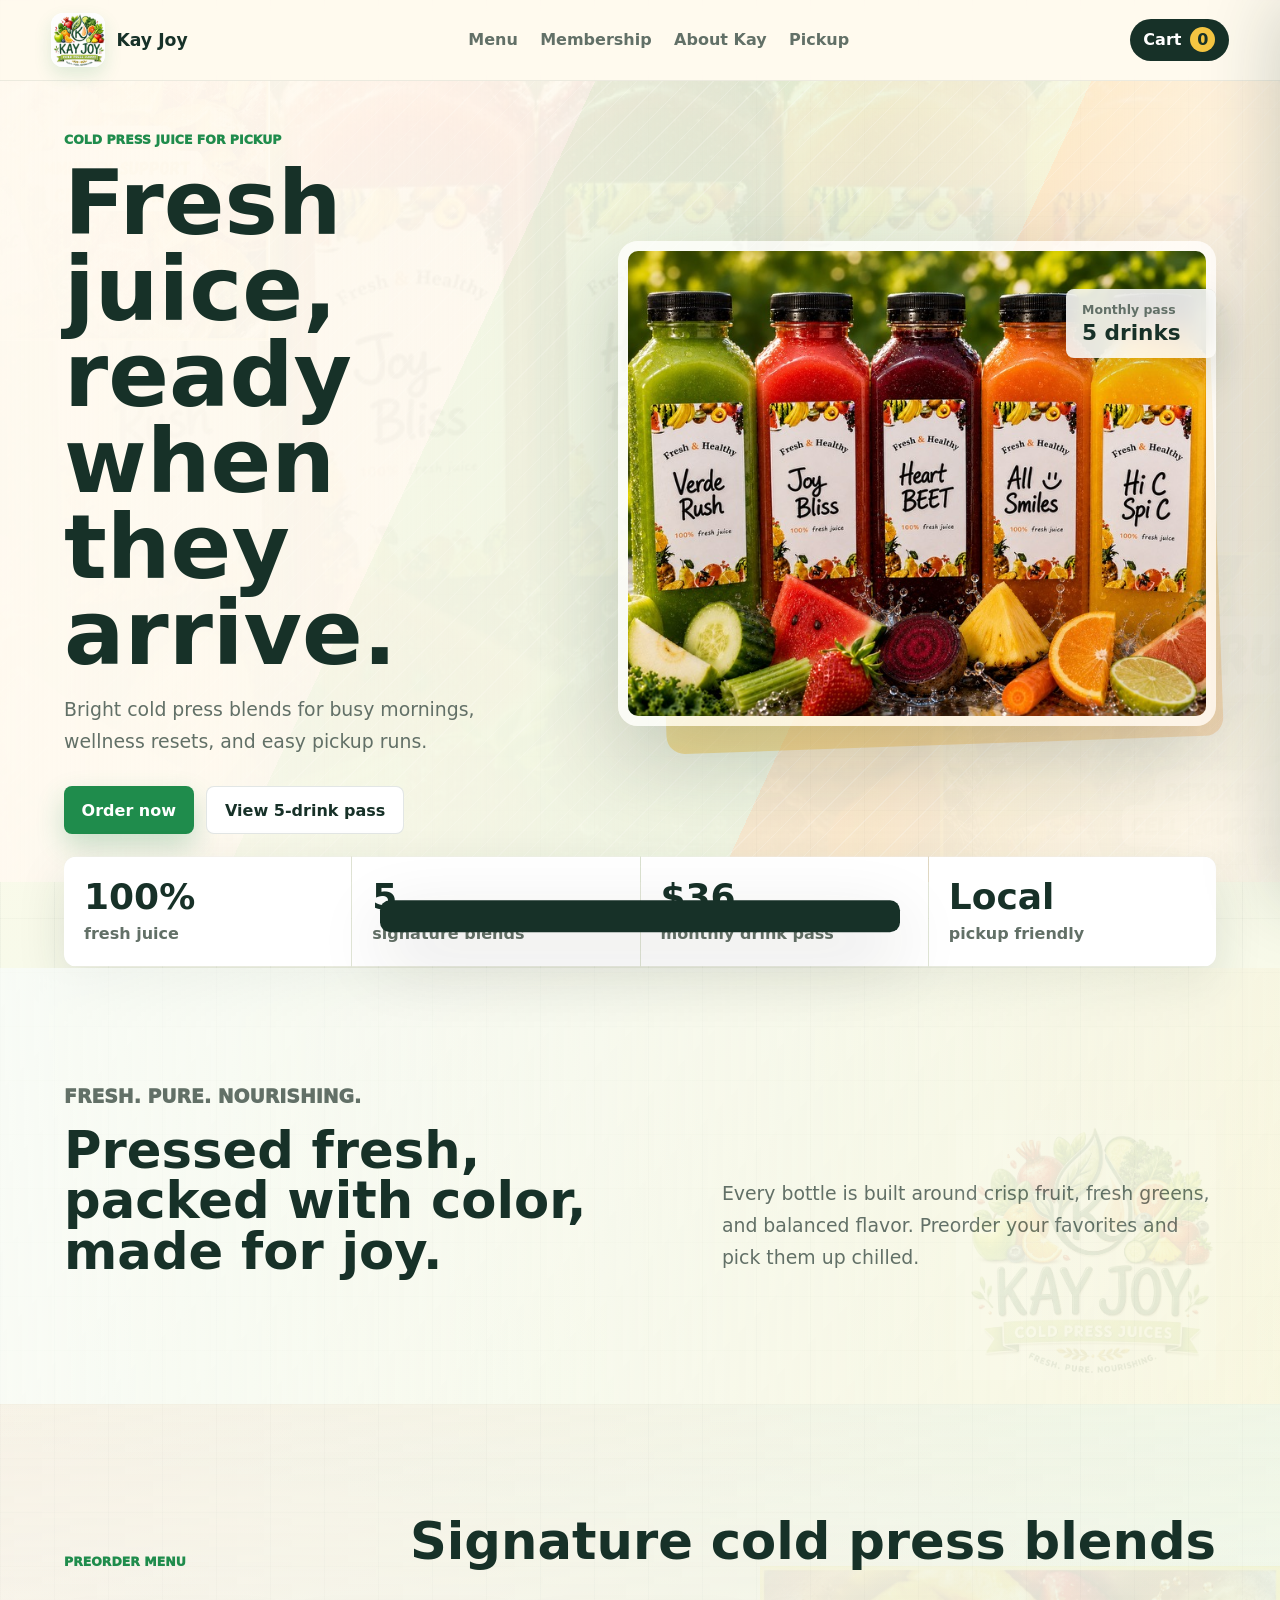
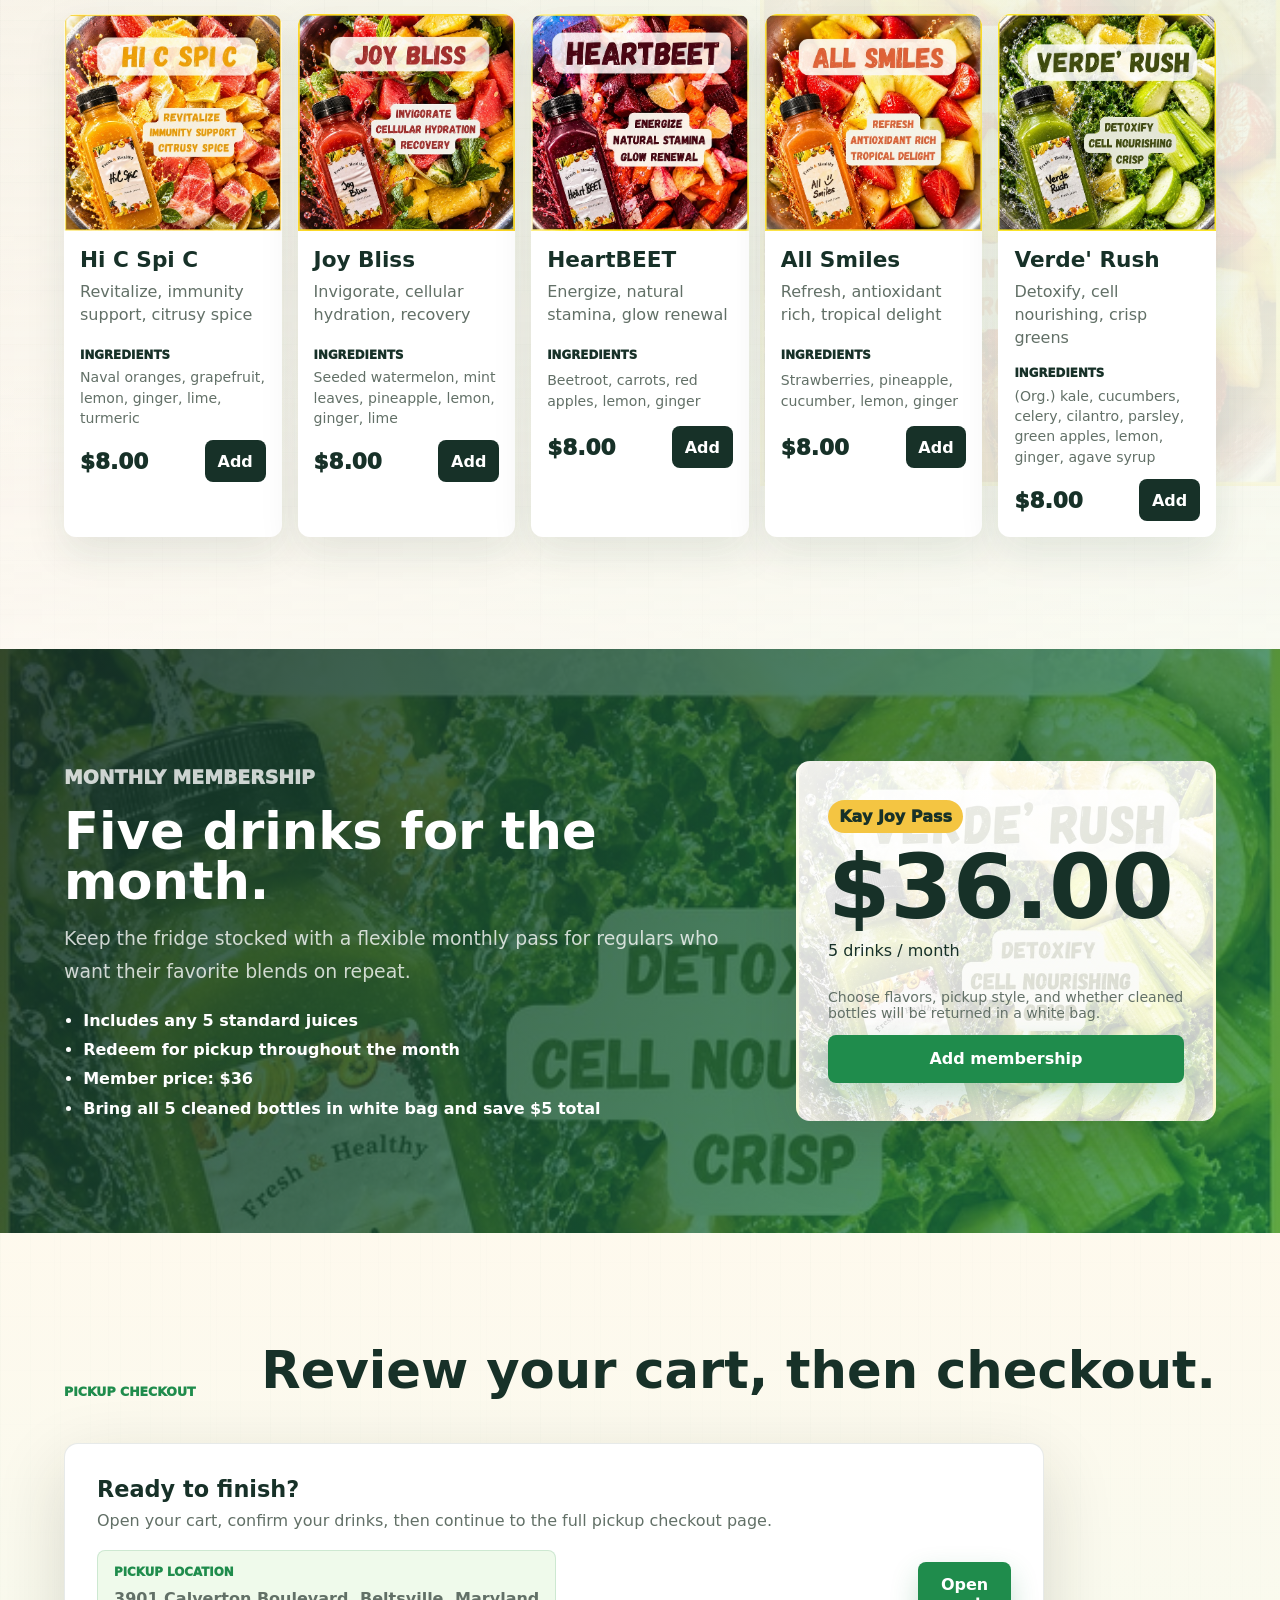
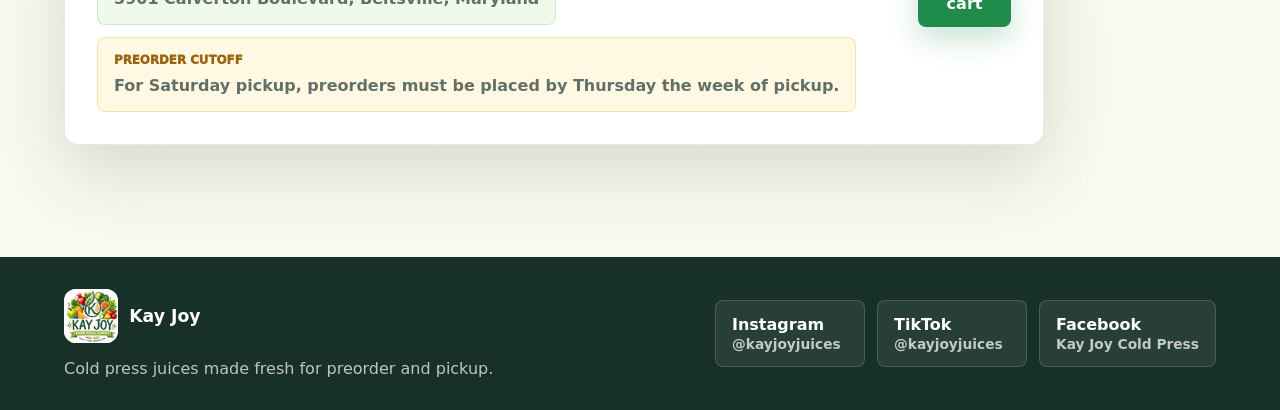
<file: index.html>
<!doctype html>
<html lang="en">
  <head>
    <meta charset="utf-8">
    <meta name="viewport" content="width=device-width, initial-scale=1">
    <title>Kay Joy Cold Press Juices</title>
    <meta name="description" content="Kay Joy cold press juice preorder and pickup storefront.">
    <link rel="icon" href="assets/kay-joy-favicon.png?v=3" type="image/png">
    <link rel="stylesheet" href="styles.css?v=bg3">
  </head>
  <body>
    <header class="site-header">
      <a class="brand" href="#top" aria-label="Kay Joy home">
        <img src="assets/kay-joy-logo-upload.jpeg?v=3" alt="">
        <span>Kay Joy</span>
      </a>
      <nav aria-label="Main navigation">
        <a href="#menu">Menu</a>
        <a href="#membership">Membership</a>
        <a href="about.html">About Kay</a>
        <a href="#pickup">Pickup</a>
      </nav>
      <button class="cart-toggle" type="button" data-open-cart>
        <span>Cart</span>
        <strong data-cart-count>0</strong>
      </button>
    </header>

    <main id="top">
      <section class="hero" aria-labelledby="hero-title">
        <div class="hero-copy reveal">
          <p class="eyebrow">Cold press juice for pickup</p>
          <h1 id="hero-title">Fresh juice, ready when they arrive.</h1>
          <p class="hero-text">Bright cold press blends for busy mornings, wellness resets, and easy pickup runs.</p>
          <div class="hero-actions">
            <a class="button primary" href="#menu">Order now</a>
            <a class="button ghost" href="#membership">View 5-drink pass</a>
          </div>
        </div>

        <div class="hero-stage reveal" aria-hidden="true">
          <img class="lineup" src="assets/bottle-lineup.jpeg" alt="">
          <div class="floating-card float-two">
            <span>Monthly pass</span>
            <strong>5 drinks</strong>
          </div>
        </div>
      </section>

      <section class="strip" aria-label="Store highlights">
        <div>
          <strong>100%</strong>
          <span>fresh juice</span>
        </div>
        <div>
          <strong>5</strong>
          <span>signature blends</span>
        </div>
        <div>
          <strong>$36</strong>
          <span>monthly drink pass</span>
        </div>
        <div>
          <strong>Local</strong>
          <span>pickup friendly</span>
        </div>
      </section>

      <section class="section intro reveal" aria-labelledby="story-title">
        <div>
          <p class="eyebrow">Fresh. Pure. Nourishing.</p>
          <h2 id="story-title">Pressed fresh, packed with color, made for joy.</h2>
        </div>
        <p>Every bottle is built around crisp fruit, fresh greens, and balanced flavor. Preorder your favorites and pick them up chilled.</p>
      </section>

      <section class="section menu-section" id="menu" aria-labelledby="menu-title">
        <div class="section-heading reveal">
          <p class="eyebrow">Preorder menu</p>
          <h2 id="menu-title">Signature cold press blends</h2>
        </div>
        <div class="menu-grid" data-menu></div>
      </section>

      <section class="section membership reveal" id="membership" aria-labelledby="membership-title">
        <div class="membership-copy">
          <p class="eyebrow">Monthly membership</p>
          <h2 id="membership-title">Five drinks for the month.</h2>
          <p>Keep the fridge stocked with a flexible monthly pass for regulars who want their favorite blends on repeat.</p>
          <ul>
            <li>Includes any 5 standard juices</li>
            <li>Redeem for pickup throughout the month</li>
            <li>Member price: $36</li>
            <li>Bring all 5 cleaned bottles in white bag and save $5 total</li>
          </ul>
        </div>
        <div class="membership-card">
          <span class="pass-label">Kay Joy Pass</span>
          <strong data-membership-price>$36</strong>
          <p>5 drinks / month</p>
          <p class="fine-print">Choose flavors, pickup style, and whether cleaned bottles will be returned in a white bag.</p>
          <button class="button primary" type="button" data-open-membership>Add membership</button>
        </div>
      </section>

      <dialog class="membership-modal" data-membership-modal aria-labelledby="membership-modal-title">
        <form class="membership-modal-card" method="dialog">
          <div class="modal-heading">
            <div>
              <p class="eyebrow">Kay Joy Pass</p>
              <h2 id="membership-modal-title">Build your monthly pass.</h2>
            </div>
            <button class="icon-button" type="button" data-close-membership aria-label="Close membership options">x</button>
          </div>
          <div class="modal-price-row">
            <div>
              <strong data-membership-price>$36</strong>
              <span>5 drinks for the month</span>
            </div>
            <p>Discount updates when all 5 cleaned bottles are returned in a white bag.</p>
          </div>
          <fieldset class="membership-options">
            <legend>How do you want your drinks?</legend>
            <label>
              <input type="radio" name="membership-pickup" value="all-at-once" checked>
              <span>
                <strong>Pick up all 5 at once</strong>
                <small>Best for stocking up for the month.</small>
              </span>
            </label>
            <label>
              <input type="radio" name="membership-pickup" value="monthly-visits">
              <span>
                <strong>Pick up 1 at a time</strong>
                <small>Redeem drinks throughout the month.</small>
              </span>
            </label>
          </fieldset>
          <fieldset class="membership-flavors">
            <legend>Choose your 5 monthly flavors</legend>
            <div class="flavor-grid" data-membership-flavors></div>
          </fieldset>
          <label class="bottle-return">
            <span>
              <strong>Bottle reuse</strong>
              <small>$5 off total when all 5 cleaned bottles are brought back in a white bag.</small>
            </span>
            <select name="membership-bottle-returns" data-bottle-returns>
              <option value="0">No bottle reuse</option>
              <option value="1">Bring all 5 cleaned bottles in white bag - save $5</option>
            </select>
          </label>
          <button class="button primary full" type="button" data-add-membership>Add pass to cart</button>
        </form>
      </dialog>

      <section class="section pickup" id="pickup" aria-labelledby="pickup-title">
        <div class="section-heading reveal">
          <p class="eyebrow">Pickup checkout</p>
          <h2 id="pickup-title">Review your cart, then checkout.</h2>
        </div>
        <div class="checkout-cta reveal">
          <div>
            <strong>Ready to finish?</strong>
            <p>Open your cart, confirm your drinks, then continue to the full pickup checkout page.</p>
            <p class="pickup-location"><span>Pickup location</span>3901 Calverton Boulevard, Beltsville, Maryland</p>
            <p class="pickup-note"><span>Preorder cutoff</span>For Saturday pickup, preorders must be placed by Thursday the week of pickup.</p>
          </div>
          <button class="button primary" type="button" data-open-cart>Open cart</button>
        </div>
      </section>
    </main>

    <footer class="site-footer">
      <div>
        <a class="brand" href="#top" aria-label="Kay Joy home">
          <img src="assets/kay-joy-logo-upload.jpeg?v=3" alt="">
          <span>Kay Joy</span>
        </a>
        <p>Cold press juices made fresh for preorder and pickup.</p>
      </div>
      <div class="socials" aria-label="Kay Joy social links">
        <a href="#" aria-label="Kay Joy Instagram">Instagram <span>@kayjoyjuices</span></a>
        <a href="#" aria-label="Kay Joy TikTok">TikTok <span>@kayjoyjuices</span></a>
        <a href="#" aria-label="Kay Joy Facebook">Facebook <span>Kay Joy Cold Press</span></a>
      </div>
    </footer>

    <aside class="cart-panel" aria-label="Shopping cart" data-cart-panel aria-hidden="true">
      <div class="cart-header">
        <div>
          <span class="eyebrow">Pickup cart</span>
          <h2>Your order</h2>
        </div>
        <button class="icon-button" type="button" data-close-cart aria-label="Close cart">x</button>
      </div>
      <div class="cart-items" data-cart-items></div>
      <div class="cart-empty" data-cart-empty>
        <strong>No drinks yet</strong>
        <p>Add juices or the monthly pass to start a preorder.</p>
      </div>
      <div class="cart-summary">
        <div><span>Subtotal</span><strong data-subtotal>$0.00</strong></div>
        <div><span>Maryland sales tax (6%)</span><strong data-tax>$0.00</strong></div>
        <div><span>Pickup + online payment fees</span><strong>$0.00</strong></div>
        <div class="total"><span>Total</span><strong data-total>$0.00</strong></div>
        <a class="button primary full" href="checkout.html">Checkout</a>
      </div>
    </aside>
    <div class="scrim" data-scrim></div>

    <div class="toast" role="status" aria-live="polite" data-toast></div>
    <script src="script.js"></script>
  </body>
</html>
</file>
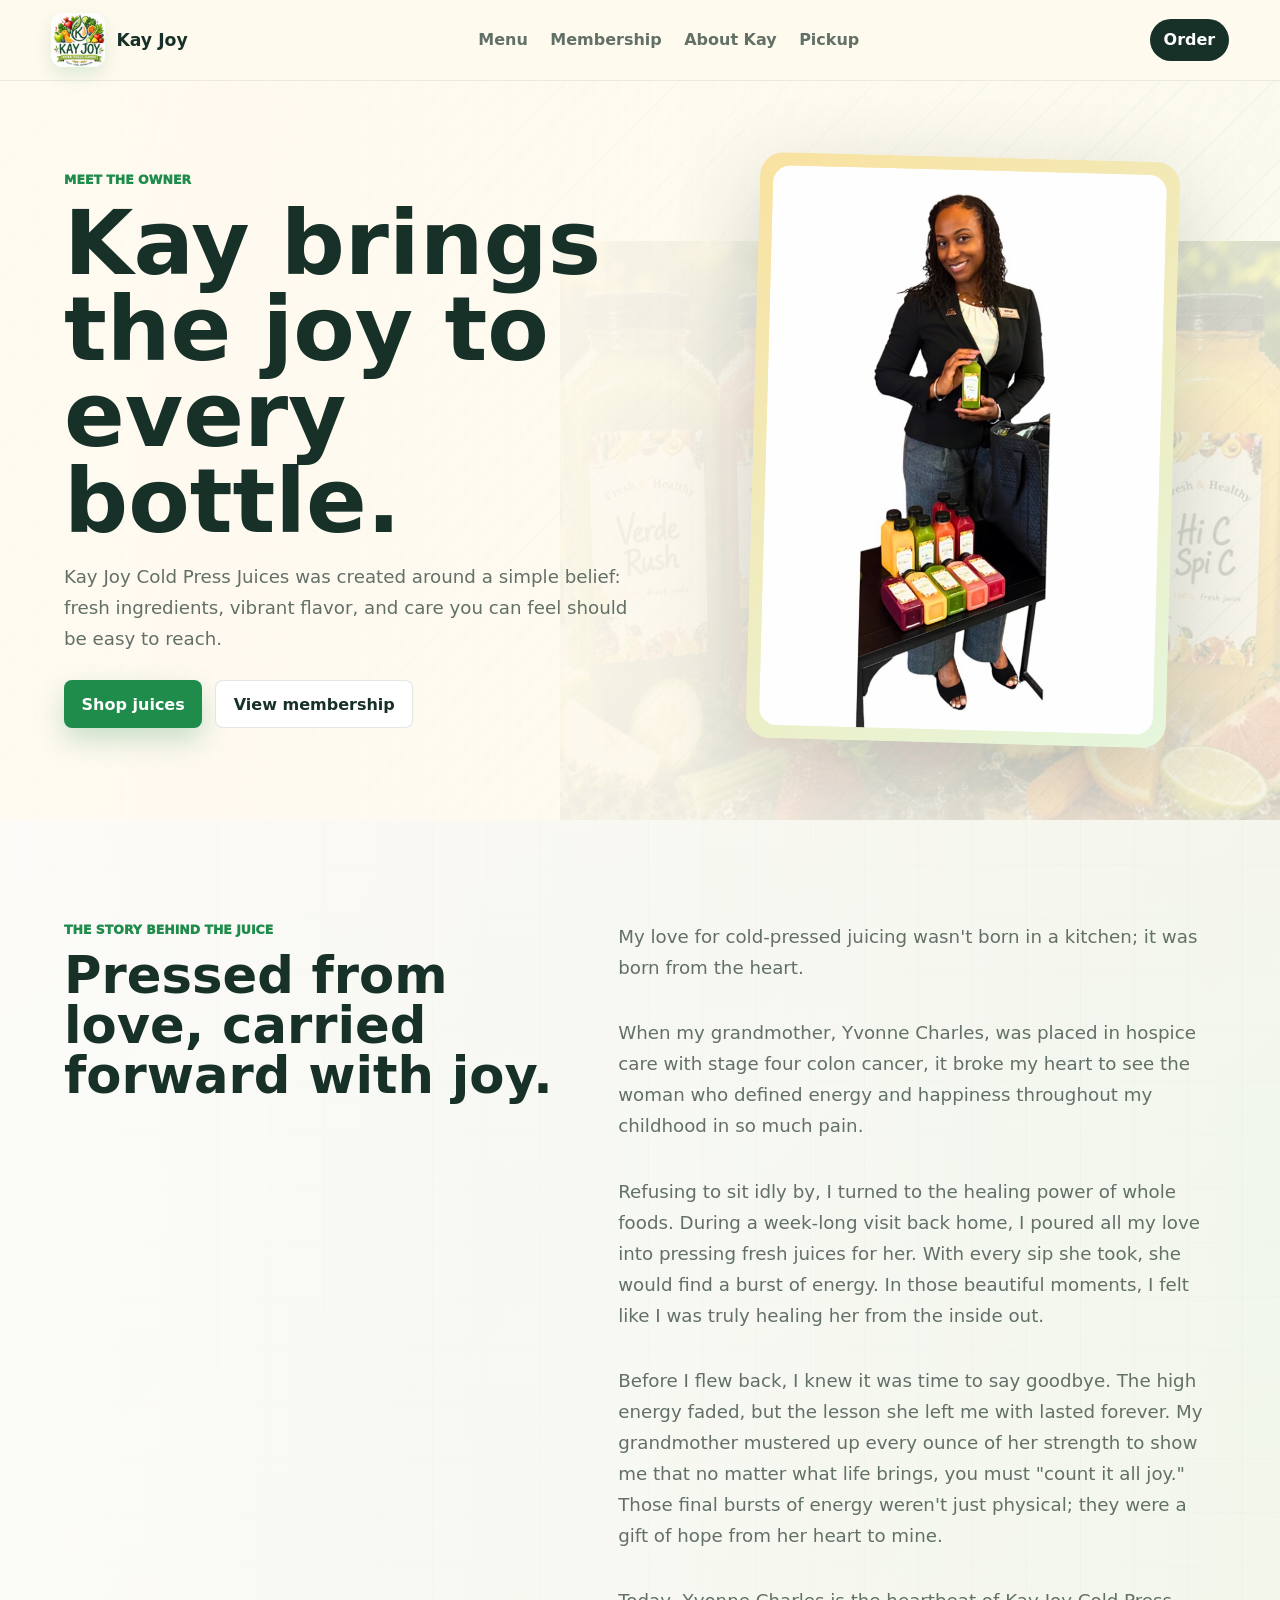
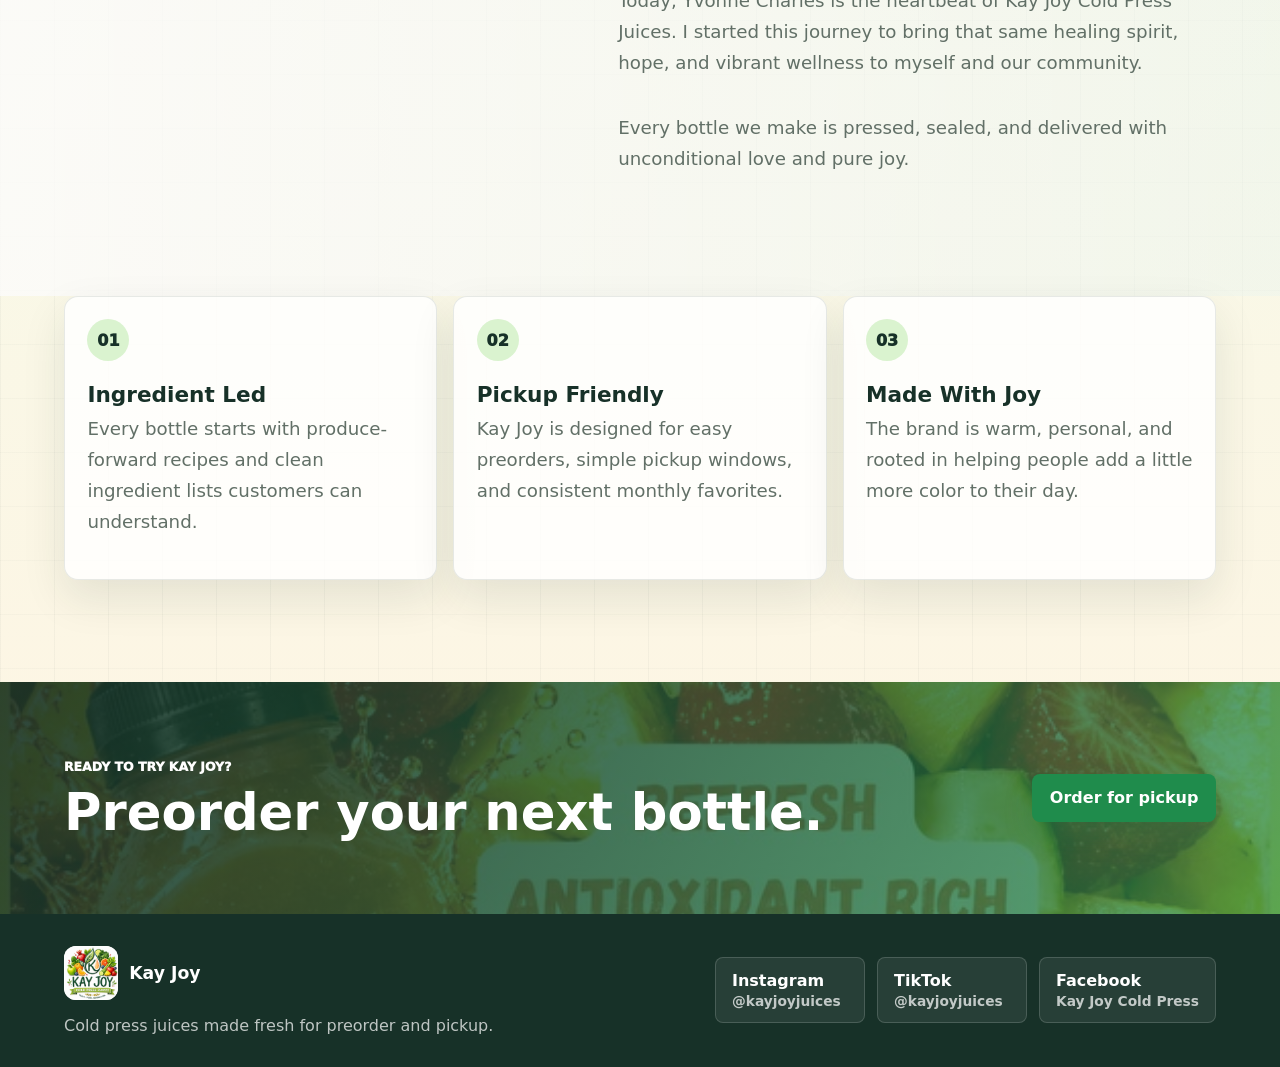
<file: about.html>
<!doctype html>
<html lang="en">
  <head>
    <meta charset="utf-8">
    <meta name="viewport" content="width=device-width, initial-scale=1">
    <title>About Kay | Kay Joy Cold Press Juices</title>
    <meta name="description" content="Meet Kay, owner of Kay Joy Cold Press Juices.">
    <link rel="icon" href="assets/kay-joy-favicon.png?v=3" type="image/png">
    <link rel="stylesheet" href="styles.css?v=bg3">
  </head>
  <body>
    <header class="site-header">
      <a class="brand" href="index.html" aria-label="Kay Joy home">
        <img src="assets/kay-joy-logo-upload.jpeg?v=3" alt="">
        <span>Kay Joy</span>
      </a>
      <nav aria-label="Main navigation">
        <a href="index.html#menu">Menu</a>
        <a href="index.html#membership">Membership</a>
        <a href="about.html">About Kay</a>
        <a href="index.html#pickup">Pickup</a>
      </nav>
      <a class="cart-toggle" href="index.html#menu">
        <span>Order</span>
      </a>
    </header>

    <main>
      <section class="about-hero">
        <div class="about-copy">
          <p class="eyebrow">Meet the owner</p>
          <h1>Kay brings the joy to every bottle.</h1>
          <p>Kay Joy Cold Press Juices was created around a simple belief: fresh ingredients, vibrant flavor, and care you can feel should be easy to reach.</p>
          <div class="about-actions">
            <a class="button primary" href="index.html#menu">Shop juices</a>
            <a class="button ghost" href="index.html#membership">View membership</a>
          </div>
        </div>
        <div class="about-photo-wrap">
          <img src="assets/kay-owner.jpeg" alt="Kay holding a Kay Joy cold press juice bottle">
        </div>
      </section>

      <section class="about-story">
        <div>
          <p class="eyebrow">The Story Behind the Juice</p>
          <h2>Pressed from love, carried forward with joy.</h2>
        </div>
        <div class="story-text">
          <p>My love for cold-pressed juicing wasn't born in a kitchen; it was born from the heart.</p>
          <p>When my grandmother, Yvonne Charles, was placed in hospice care with stage four colon cancer, it broke my heart to see the woman who defined energy and happiness throughout my childhood in so much pain.</p>
          <p>Refusing to sit idly by, I turned to the healing power of whole foods. During a week-long visit back home, I poured all my love into pressing fresh juices for her. With every sip she took, she would find a burst of energy. In those beautiful moments, I felt like I was truly healing her from the inside out.</p>
          <p>Before I flew back, I knew it was time to say goodbye. The high energy faded, but the lesson she left me with lasted forever. My grandmother mustered up every ounce of her strength to show me that no matter what life brings, you must "count it all joy." Those final bursts of energy weren't just physical; they were a gift of hope from her heart to mine.</p>
          <p>Today, Yvonne Charles is the heartbeat of Kay Joy Cold Press Juices. I started this journey to bring that same healing spirit, hope, and vibrant wellness to myself and our community.</p>
          <p>Every bottle we make is pressed, sealed, and delivered with unconditional love and pure joy.</p>
        </div>
      </section>

      <section class="values-section" aria-label="Kay Joy values">
        <article>
          <span>01</span>
          <h3>Ingredient Led</h3>
          <p>Every bottle starts with produce-forward recipes and clean ingredient lists customers can understand.</p>
        </article>
        <article>
          <span>02</span>
          <h3>Pickup Friendly</h3>
          <p>Kay Joy is designed for easy preorders, simple pickup windows, and consistent monthly favorites.</p>
        </article>
        <article>
          <span>03</span>
          <h3>Made With Joy</h3>
          <p>The brand is warm, personal, and rooted in helping people add a little more color to their day.</p>
        </article>
      </section>

      <section class="about-cta">
        <div>
          <p class="eyebrow">Ready to try Kay Joy?</p>
          <h2>Preorder your next bottle.</h2>
        </div>
        <a class="button primary" href="index.html#menu">Order for pickup</a>
      </section>
    </main>

    <footer class="site-footer">
      <div>
        <a class="brand" href="index.html" aria-label="Kay Joy home">
          <img src="assets/kay-joy-logo-upload.jpeg?v=3" alt="">
          <span>Kay Joy</span>
        </a>
        <p>Cold press juices made fresh for preorder and pickup.</p>
      </div>
      <div class="socials" aria-label="Kay Joy social links">
        <a href="#" aria-label="Kay Joy Instagram">Instagram <span>@kayjoyjuices</span></a>
        <a href="#" aria-label="Kay Joy TikTok">TikTok <span>@kayjoyjuices</span></a>
        <a href="#" aria-label="Kay Joy Facebook">Facebook <span>Kay Joy Cold Press</span></a>
      </div>
    </footer>
  </body>
</html>
</file>
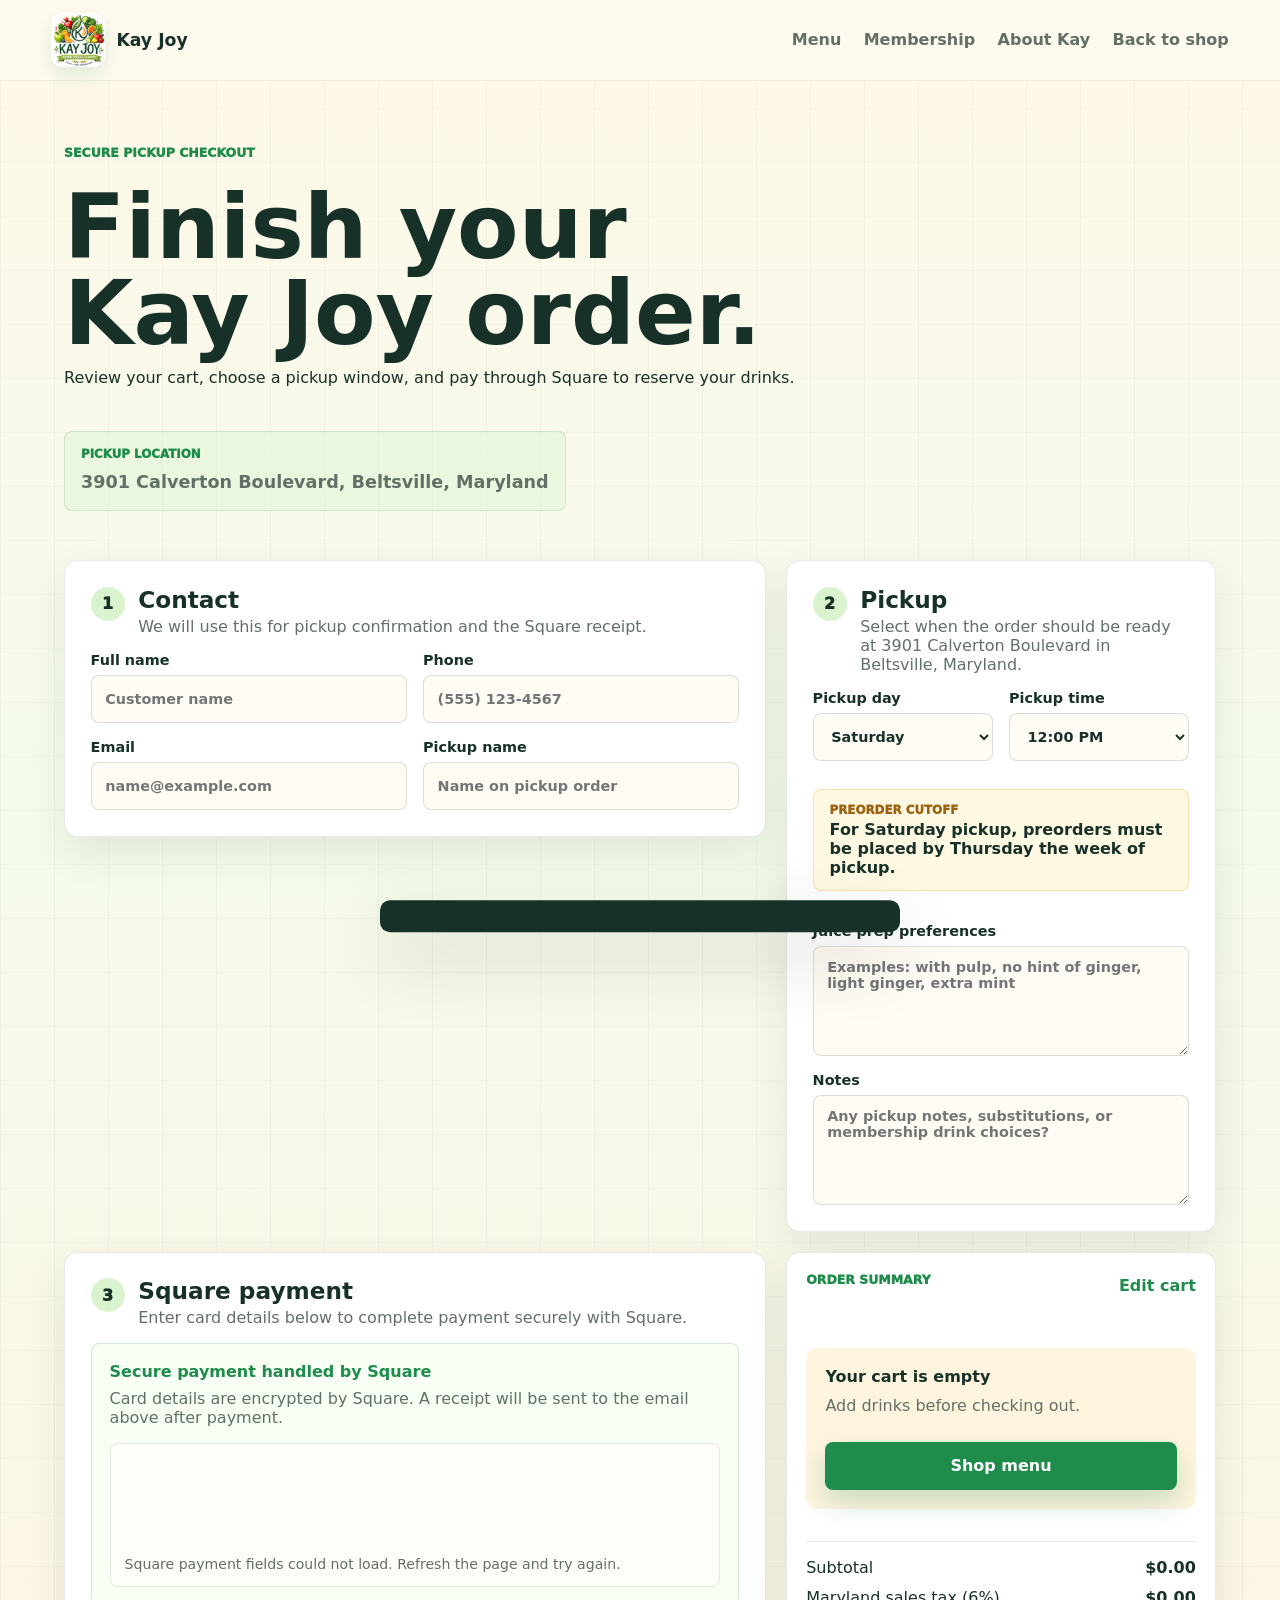
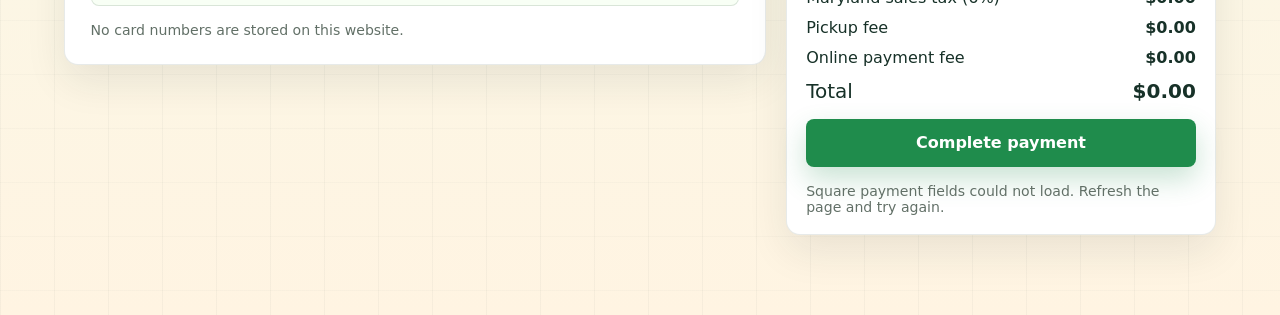
<file: checkout.html>
<!doctype html>
<html lang="en">
  <head>
    <meta charset="utf-8">
    <meta name="viewport" content="width=device-width, initial-scale=1">
    <title>Checkout | Kay Joy Cold Press Juices</title>
    <meta name="description" content="Kay Joy pickup checkout.">
    <link rel="icon" href="assets/kay-joy-favicon.png?v=3" type="image/png">
    <link rel="stylesheet" href="styles.css?v=bg3">
  </head>
  <body class="checkout-page">
    <header class="site-header">
      <a class="brand" href="index.html" aria-label="Kay Joy home">
        <img src="assets/kay-joy-logo-upload.jpeg?v=3" alt="">
        <span>Kay Joy</span>
      </a>
      <nav aria-label="Checkout navigation">
        <a href="index.html#menu">Menu</a>
        <a href="index.html#membership">Membership</a>
        <a href="about.html">About Kay</a>
        <a href="index.html">Back to shop</a>
      </nav>
    </header>

    <main class="checkout-shell">
      <section class="checkout-hero">
        <p class="eyebrow">Secure pickup checkout</p>
        <h1>Finish your Kay Joy order.</h1>
        <p>Review your cart, choose a pickup window, and pay through Square to reserve your drinks.</p>
        <p class="pickup-location hero-location"><span>Pickup location</span>3901 Calverton Boulevard, Beltsville, Maryland</p>
      </section>

      <form class="checkout-layout" data-real-checkout-form>
        <section class="checkout-card">
          <div class="checkout-card-heading">
            <span>1</span>
            <div>
              <h2>Contact</h2>
              <p>We will use this for pickup confirmation and the Square receipt.</p>
            </div>
          </div>
          <div class="form-grid two">
            <label>
              Full name
              <input name="name" autocomplete="name" placeholder="Customer name" required>
            </label>
            <label>
              Phone
              <input name="phone" autocomplete="tel" placeholder="(555) 123-4567" required>
            </label>
            <label>
              Email
              <input name="email" autocomplete="email" type="email" placeholder="name@example.com" required>
            </label>
            <label>
              Pickup name
              <input name="pickupName" placeholder="Name on pickup order">
            </label>
          </div>
        </section>

        <section class="checkout-card">
          <div class="checkout-card-heading">
            <span>2</span>
            <div>
              <h2>Pickup</h2>
              <p>Select when the order should be ready at 3901 Calverton Boulevard in Beltsville, Maryland.</p>
            </div>
          </div>
          <div class="form-grid two">
            <label>
              Pickup day
              <select name="day" required>
                <option value="Saturday">Saturday</option>
              </select>
            </label>
            <label>
              Pickup time
              <select name="time" required>
                <option>12:00 PM</option>
                <option>4:00 PM</option>
              </select>
            </label>
          </div>
          <p class="pickup-note"><span>Preorder cutoff</span>For Saturday pickup, preorders must be placed by Thursday the week of pickup.</p>
          <label>
            Juice prep preferences
            <textarea name="prepPreferences" placeholder="Examples: with pulp, no hint of ginger, light ginger, extra mint"></textarea>
          </label>
          <label>
            Notes
            <textarea name="notes" placeholder="Any pickup notes, substitutions, or membership drink choices?"></textarea>
          </label>
        </section>

        <section class="checkout-card">
          <div class="checkout-card-heading">
            <span>3</span>
            <div>
              <h2>Square payment</h2>
              <p>Enter card details below to complete payment securely with Square.</p>
            </div>
          </div>
          <div class="square-payment-panel">
            <strong>Secure payment handled by Square</strong>
            <p>Card details are encrypted by Square. A receipt will be sent to the email above after payment.</p>
            <div class="embedded-card-shell">
              <div id="card-container" aria-label="Square card payment fields"></div>
              <p class="fine-print" data-card-status>Loading secure card fields...</p>
            </div>
          </div>
          <p class="fine-print">No card numbers are stored on this website.</p>
        </section>

        <aside class="order-review">
          <div class="order-review-header">
            <span class="eyebrow">Order summary</span>
            <a href="index.html#menu">Edit cart</a>
          </div>
          <div class="checkout-items" data-checkout-items></div>
          <div class="cart-empty checkout-empty" data-checkout-empty>
            <strong>Your cart is empty</strong>
            <p>Add drinks before checking out.</p>
            <a class="button primary full" href="index.html#menu">Shop menu</a>
          </div>
          <div class="checkout-totals">
            <div><span>Subtotal</span><strong data-checkout-subtotal>$0.00</strong></div>
            <div><span>Maryland sales tax (6%)</span><strong data-checkout-tax>$0.00</strong></div>
            <div><span>Pickup fee</span><strong>$0.00</strong></div>
            <div><span>Online payment fee</span><strong>$0.00</strong></div>
            <div class="total"><span>Total</span><strong data-checkout-total>$0.00</strong></div>
          </div>
          <button class="button primary full" type="submit" data-checkout-submit>Complete payment</button>
          <p class="fine-print" data-checkout-status>Square will confirm payment on this page.</p>
        </aside>
      </form>
    </main>

    <div class="toast" role="status" aria-live="polite" data-toast></div>
    <script src="https://web.squarecdn.com/v1/square.js"></script>
    <script src="checkout.js"></script>
  </body>
</html>
</file>
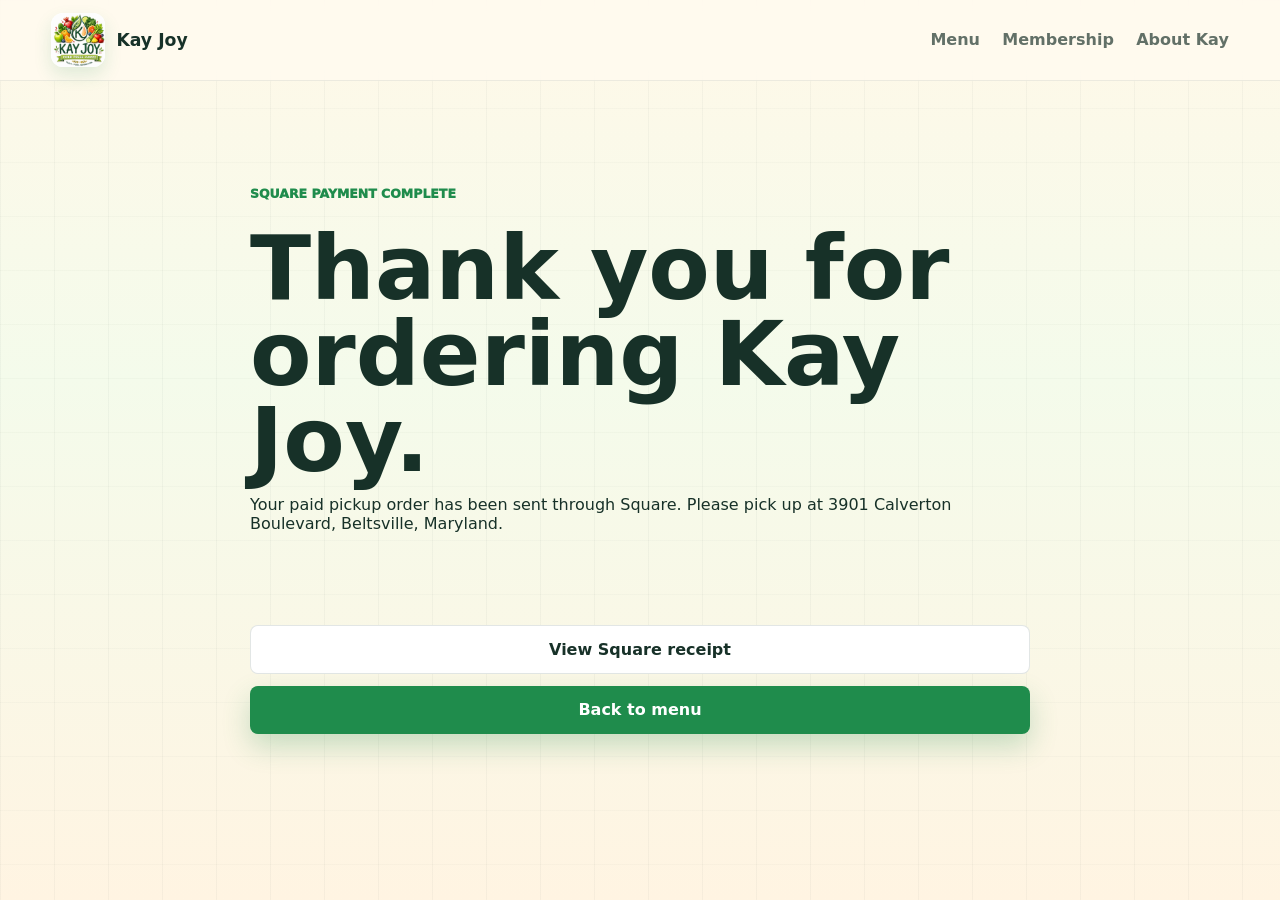
<file: success.html>
<!doctype html>
<html lang="en">
  <head>
    <meta charset="utf-8">
    <meta name="viewport" content="width=device-width, initial-scale=1">
    <title>Order Confirmed | Kay Joy Cold Press Juices</title>
    <meta name="description" content="Kay Joy pickup order confirmation.">
    <link rel="icon" href="assets/kay-joy-favicon.png?v=3" type="image/png">
    <link rel="stylesheet" href="styles.css?v=bg3">
  </head>
  <body class="checkout-page">
    <header class="site-header">
      <a class="brand" href="index.html" aria-label="Kay Joy home">
        <img src="assets/kay-joy-logo-upload.jpeg?v=3" alt="">
        <span>Kay Joy</span>
      </a>
      <nav aria-label="Confirmation navigation">
        <a href="index.html#menu">Menu</a>
        <a href="index.html#membership">Membership</a>
        <a href="about.html">About Kay</a>
      </nav>
    </header>

    <main class="checkout-shell success-shell">
      <section class="checkout-hero success-card">
        <p class="eyebrow">Square payment complete</p>
        <h1>Thank you for ordering Kay Joy.</h1>
        <p>Your paid pickup order has been sent through Square. Please pick up at 3901 Calverton Boulevard, Beltsville, Maryland.</p>
        <div class="success-details" data-success-details></div>
        <a class="button ghost" href="#" data-receipt-link hidden>View Square receipt</a>
        <a class="button primary" href="index.html#menu">Back to menu</a>
      </section>
    </main>

    <script src="success.js"></script>
  </body>
</html>
</file>
<file: styles.css>
:root {
  --ink: #173128;
  --muted: #627067;
  --paper: #fffaf0;
  --cream: #fff5df;
  --leaf: #1f8c4c;
  --mint: #daf3cf;
  --orange: #f48b24;
  --ruby: #b92845;
  --gold: #f4c542;
  --shadow: 0 24px 70px rgba(37, 40, 23, 0.16);
}

* {
  box-sizing: border-box;
}

html {
  scroll-behavior: smooth;
}

body {
  margin: 0;
  background:
    linear-gradient(90deg, rgba(23, 49, 40, 0.035) 1px, transparent 1px),
    linear-gradient(180deg, rgba(23, 49, 40, 0.025) 1px, transparent 1px),
    linear-gradient(180deg, #fff8e8 0%, #f4fbeb 42%, #fff4e2 100%);
  background-size: 54px 54px, 54px 54px, auto;
  color: var(--ink);
  font-family: Inter, ui-sans-serif, system-ui, -apple-system, BlinkMacSystemFont, "Segoe UI", sans-serif;
}

main {
  overflow: hidden;
}

img {
  display: block;
  max-width: 100%;
}

a {
  color: inherit;
  text-decoration: none;
}

button,
input,
select,
textarea {
  font: inherit;
}

.site-header {
  position: sticky;
  top: 0;
  z-index: 20;
  display: flex;
  align-items: center;
  justify-content: space-between;
  gap: 1rem;
  padding: 0.8rem clamp(1rem, 4vw, 4rem);
  background: rgba(255, 250, 240, 0.82);
  border-bottom: 1px solid rgba(23, 49, 40, 0.08);
  backdrop-filter: blur(18px);
}

.brand {
  display: inline-flex;
  align-items: center;
  gap: 0.7rem;
  min-width: max-content;
  font-weight: 900;
  font-size: 1.08rem;
}

.brand img {
  width: 54px;
  height: 54px;
  border-radius: 12px;
  object-fit: contain;
  background: white;
  box-shadow: 0 8px 18px rgba(31, 140, 76, 0.14);
}

nav {
  display: flex;
  align-items: center;
  justify-content: center;
  gap: clamp(0.5rem, 2vw, 1.4rem);
  color: var(--muted);
  font-weight: 750;
}

nav a {
  padding: 0.55rem 0;
}

.cart-toggle,
.button,
.icon-button {
  border: 0;
  cursor: pointer;
}

.cart-toggle {
  display: inline-flex;
  align-items: center;
  gap: 0.55rem;
  min-height: 42px;
  padding: 0.55rem 0.85rem;
  border-radius: 999px;
  background: var(--ink);
  color: white;
  font-weight: 850;
}

.cart-toggle strong {
  display: grid;
  place-items: center;
  min-width: 25px;
  min-height: 25px;
  padding: 0 0.35rem;
  border-radius: 999px;
  background: var(--gold);
  color: var(--ink);
}

.hero {
  position: relative;
  isolation: isolate;
  overflow: hidden;
  display: grid;
  grid-template-columns: minmax(0, 0.9fr) minmax(320px, 1.1fr);
  align-items: center;
  gap: clamp(2rem, 5vw, 5rem);
  min-height: calc(92vh - 70px);
  padding: clamp(1.6rem, 4vw, 4rem) clamp(1rem, 5vw, 5rem) 3rem;
  background:
    linear-gradient(115deg, rgba(255, 250, 240, 0.98) 0%, rgba(255, 250, 240, 0.9) 36%, rgba(218, 243, 207, 0.72) 36%, rgba(218, 243, 207, 0.46) 66%, rgba(244, 139, 36, 0.22) 66%, rgba(244, 139, 36, 0.08) 100%);
}

.hero::before {
  content: "";
  position: absolute;
  inset: 0;
  z-index: 0;
  background:
    linear-gradient(180deg, rgba(255, 250, 240, 0.34), rgba(255, 250, 240, 0.86)),
    url("assets/hi-c-spic.jpeg") left -110px top -120px / 380px auto no-repeat,
    url("assets/verde-rush.jpeg") right -120px bottom -130px / 460px auto no-repeat,
    url("assets/bottle-lineup.jpeg") center bottom / cover no-repeat;
  opacity: 0.16;
}

.hero::after {
  content: "";
  position: absolute;
  inset: 0;
  z-index: 0;
  background:
    linear-gradient(90deg, rgba(255, 250, 240, 0.94), rgba(255, 250, 240, 0.2) 68%, rgba(255, 250, 240, 0.72)),
    repeating-linear-gradient(135deg, rgba(255, 255, 255, 0.22) 0 1px, transparent 1px 18px);
  pointer-events: none;
}

.hero-copy,
.hero-stage {
  position: relative;
  z-index: 1;
}

.hero-copy {
  max-width: 680px;
}

.eyebrow {
  margin: 0 0 0.8rem;
  color: var(--leaf);
  font-size: 0.78rem;
  font-weight: 950;
  text-transform: uppercase;
}

h1,
h2,
h3,
p {
  margin-top: 0;
}

h1 {
  margin-bottom: 1.1rem;
  max-width: 12ch;
  font-size: clamp(2.9rem, 7vw, 6.1rem);
  line-height: 0.96;
}

h2 {
  margin-bottom: 1rem;
  font-size: clamp(2rem, 4vw, 4.4rem);
  line-height: 0.98;
}

h3 {
  margin-bottom: 0.45rem;
  font-size: 1.35rem;
}

.hero-text,
.intro p,
.membership-copy p {
  max-width: 58ch;
  color: var(--muted);
  font-size: clamp(1rem, 1.5vw, 1.18rem);
  line-height: 1.7;
}

.hero-actions {
  display: flex;
  flex-wrap: wrap;
  gap: 0.8rem;
  margin-top: 1.8rem;
}

.button {
  display: inline-flex;
  align-items: center;
  justify-content: center;
  min-height: 48px;
  padding: 0.85rem 1.1rem;
  border-radius: 8px;
  font-weight: 900;
  transition: transform 180ms ease, box-shadow 180ms ease, background 180ms ease;
}

.button:hover,
.cart-toggle:hover,
.icon-button:hover {
  transform: translateY(-2px);
}

.primary {
  background: var(--leaf);
  color: white;
  box-shadow: 0 12px 28px rgba(31, 140, 76, 0.24);
}

.ghost {
  background: white;
  color: var(--ink);
  border: 1px solid rgba(23, 49, 40, 0.12);
}

.full {
  width: 100%;
}

.hero-stage {
  position: relative;
  isolation: isolate;
}

.hero-stage::before {
  content: "";
  position: absolute;
  inset: 10% 0 -4% 7%;
  z-index: -1;
  border-radius: 18px;
  background:
    linear-gradient(140deg, rgba(218, 243, 207, 0.85), rgba(244, 197, 66, 0.46), rgba(244, 139, 36, 0.22));
  transform: rotate(-2deg);
  animation: panelBreath 8s ease-in-out infinite;
}

.lineup {
  width: min(100%, 700px);
  margin-inline: auto;
  border: 10px solid rgba(255, 255, 255, 0.68);
  border-radius: 20px;
  box-shadow: 0 30px 90px rgba(23, 49, 40, 0.22);
  animation: bottleRise 900ms ease both;
}

.floating-card {
  position: absolute;
  display: grid;
  gap: 0.2rem;
  min-width: 150px;
  padding: 0.8rem 1rem;
  border-radius: 8px;
  background: rgba(255, 255, 255, 0.86);
  box-shadow: 0 18px 40px rgba(23, 49, 40, 0.14);
  backdrop-filter: blur(14px);
  animation: drift 4.5s ease-in-out infinite;
}

.floating-card span {
  color: var(--muted);
  font-size: 0.78rem;
  font-weight: 800;
}

.floating-card strong {
  font-size: 1.35rem;
}

.float-two {
  right: 0;
  top: 10%;
  animation-delay: -1.8s;
}

.strip {
  display: grid;
  grid-template-columns: repeat(4, 1fr);
  gap: 1px;
  margin: 0 clamp(1rem, 5vw, 5rem);
  overflow: hidden;
  border-radius: 12px;
  background: rgba(23, 49, 40, 0.1);
  box-shadow: 0 18px 48px rgba(23, 49, 40, 0.13);
  transform: translateY(-1.6rem);
}

.strip div {
  display: grid;
  gap: 0.2rem;
  min-height: 110px;
  padding: 1.25rem;
  background: white;
}

.strip strong {
  font-size: clamp(1.35rem, 3vw, 2.25rem);
}

.strip span {
  color: var(--muted);
  font-weight: 750;
}

.section {
  padding: clamp(4rem, 9vw, 7rem) clamp(1rem, 5vw, 5rem);
}

.intro {
  position: relative;
  display: grid;
  grid-template-columns: minmax(0, 0.95fr) minmax(280px, 0.75fr);
  gap: 2rem;
  align-items: end;
  margin-top: -1.5rem;
  background:
    linear-gradient(90deg, rgba(255, 255, 255, 0.72), rgba(255, 255, 255, 0.35)),
    linear-gradient(135deg, rgba(31, 140, 76, 0.08), rgba(244, 197, 66, 0.16));
}

.intro::after {
  content: "";
  position: absolute;
  right: clamp(1rem, 5vw, 5rem);
  bottom: 1.5rem;
  width: min(260px, 28vw);
  aspect-ratio: 1;
  background: url("assets/kay-joy-logo-upload.jpeg?v=3") center / contain no-repeat;
  opacity: 0.08;
  pointer-events: none;
}

.section-heading {
  display: flex;
  justify-content: space-between;
  gap: 2rem;
  align-items: end;
  margin-bottom: 2rem;
}

.menu-grid {
  display: grid;
  grid-template-columns: repeat(5, minmax(180px, 1fr));
  gap: 1rem;
}

.menu-section {
  position: relative;
  background:
    linear-gradient(180deg, rgba(255, 250, 240, 0.15), rgba(255, 255, 255, 0.6)),
    linear-gradient(90deg, rgba(180, 40, 69, 0.07), rgba(31, 140, 76, 0.07));
}

.menu-section::before {
  content: "";
  position: absolute;
  inset: 0;
  background:
    linear-gradient(90deg, rgba(255, 250, 240, 0.92), rgba(255, 250, 240, 0.74)),
    url("assets/all-smiles.jpeg") right center / 520px auto no-repeat;
  opacity: 0.38;
  pointer-events: none;
}

.menu-section > * {
  position: relative;
}

.product-card {
  position: relative;
  overflow: hidden;
  border-radius: 12px;
  background: white;
  box-shadow: 0 16px 40px rgba(23, 49, 40, 0.1);
  transform: translateY(18px);
  opacity: 0;
  transition: transform 500ms ease, opacity 500ms ease, box-shadow 180ms ease;
}

.product-card.is-visible {
  transform: translateY(0);
  opacity: 1;
}

.product-card:hover {
  box-shadow: 0 24px 62px rgba(23, 49, 40, 0.18);
}

.product-card img {
  width: 100%;
  aspect-ratio: 1;
  object-fit: cover;
}

.product-body {
  display: grid;
  gap: 0.75rem;
  padding: 1rem;
}

.product-meta {
  min-height: 3.2rem;
  color: var(--muted);
  line-height: 1.45;
}

.ingredients {
  display: grid;
  gap: 0.2rem;
  min-height: 4.2rem;
  margin-bottom: 0;
  color: var(--muted);
  font-size: 0.88rem;
  line-height: 1.45;
}

.ingredients span {
  color: var(--ink);
  font-size: 0.74rem;
  font-weight: 950;
  text-transform: uppercase;
}

.price-row,
.cart-row,
.checkout-footer,
.cart-summary div {
  display: flex;
  align-items: center;
  justify-content: space-between;
  gap: 1rem;
}

.price {
  font-size: 1.35rem;
  font-weight: 950;
}

.mini-button {
  min-height: 42px;
  padding: 0.65rem 0.8rem;
  border: 0;
  border-radius: 8px;
  background: var(--ink);
  color: white;
  cursor: pointer;
  font-weight: 900;
}

.membership {
  position: relative;
  display: grid;
  grid-template-columns: minmax(0, 1fr) minmax(280px, 420px);
  gap: 2rem;
  align-items: stretch;
  background:
    linear-gradient(120deg, rgba(23, 49, 40, 0.88), rgba(31, 140, 76, 0.7)),
    url("assets/verde-rush.jpeg") center / cover no-repeat;
  color: white;
}

.membership .eyebrow,
.membership-copy p,
.membership-copy ul {
  color: rgba(255, 255, 255, 0.78);
}

.membership h2,
.membership-copy li {
  color: white;
}

.membership-copy ul {
  display: grid;
  gap: 0.65rem;
  margin: 1.5rem 0 0;
  padding-left: 1.2rem;
  color: var(--ink);
  font-weight: 760;
}

.membership-card {
  display: grid;
  align-content: center;
  gap: 0.85rem;
  min-height: 360px;
  padding: 2rem;
  border-radius: 14px;
  background:
    linear-gradient(160deg, rgba(255,255,255,0.92), rgba(255,255,255,0.76)),
    url("assets/verde-rush.jpeg") center / cover;
  color: var(--ink);
  box-shadow: var(--shadow);
}

.membership-card strong {
  font-size: clamp(3.5rem, 7vw, 6rem);
  line-height: 0.9;
}

.pass-label {
  width: max-content;
  padding: 0.45rem 0.7rem;
  border-radius: 999px;
  background: var(--gold);
  font-weight: 950;
}

.membership-options {
  display: grid;
  gap: 0.65rem;
  margin: 0;
  padding: 0;
  border: 0;
}

.membership-options legend {
  margin-bottom: 0.25rem;
  color: var(--ink);
  font-size: 0.86rem;
  font-weight: 950;
}

.membership-options label {
  display: flex;
  align-items: flex-start;
  gap: 0.7rem;
  padding: 0.75rem;
  border: 1px solid rgba(23, 49, 40, 0.12);
  border-radius: 8px;
  background: rgba(255, 255, 255, 0.72);
  cursor: pointer;
}

.membership-options input {
  width: 18px;
  min-height: 18px;
  margin-top: 0.16rem;
  accent-color: var(--leaf);
}

.membership-options span {
  display: grid;
  gap: 0.15rem;
}

.membership-options strong {
  font-size: 0.95rem;
  line-height: 1.25;
}

.membership-options small {
  color: var(--muted);
  font-weight: 700;
  line-height: 1.35;
}

.membership-flavors {
  display: grid;
  gap: 0.65rem;
  margin: 0;
  padding: 0;
  border: 0;
}

.membership-flavors legend,
.bottle-return strong {
  color: var(--ink);
  font-size: 0.86rem;
  font-weight: 950;
}

.flavor-grid {
  display: grid;
  grid-template-columns: repeat(2, minmax(0, 1fr));
  gap: 0.55rem;
}

.flavor-grid label,
.bottle-return {
  display: grid;
  gap: 0.35rem;
  color: var(--muted);
  font-size: 0.78rem;
  font-weight: 900;
}

.membership-modal .flavor-grid label {
  color: var(--leaf);
  font-weight: 950;
}

.flavor-grid select,
.bottle-return select {
  width: 100%;
  min-height: 42px;
  border: 1px solid rgba(23, 49, 40, 0.14);
  border-radius: 8px;
  background: rgba(255, 255, 255, 0.82);
  color: var(--ink);
  font: inherit;
  font-size: 0.88rem;
  font-weight: 850;
  padding: 0 0.7rem;
}

.bottle-return {
  padding: 0.75rem;
  border: 1px solid rgba(23, 49, 40, 0.12);
  border-radius: 8px;
  background: rgba(255, 255, 255, 0.72);
}

.bottle-return span {
  display: grid;
  gap: 0.15rem;
}

.bottle-return small {
  color: var(--muted);
  font-weight: 700;
}

.membership-modal {
  width: min(760px, calc(100vw - 2rem));
  max-height: min(860px, calc(100vh - 2rem));
  padding: 0;
  border: 0;
  border-radius: 14px;
  background: transparent;
  color: var(--ink);
  overflow: visible;
}

.membership-modal::backdrop {
  background: transparent;
}

.membership-modal-card {
  display: grid;
  gap: 1rem;
  max-height: min(860px, calc(100vh - 2rem));
  overflow: auto;
  padding: clamp(1.15rem, 3vw, 1.8rem);
  border: 1px solid rgba(23, 49, 40, 0.12);
  border-radius: 14px;
  background:
    linear-gradient(160deg, rgba(255, 255, 255, 0.96), rgba(255, 253, 247, 0.92)),
    url("assets/bottle-lineup.jpeg") center / cover;
  box-shadow: 0 28px 90px rgba(23, 49, 40, 0.28);
}

.modal-heading,
.modal-price-row {
  display: flex;
  align-items: flex-start;
  justify-content: space-between;
  gap: 1rem;
}

.modal-heading h2 {
  margin: 0;
  font-size: clamp(2rem, 4vw, 3.5rem);
}

.modal-price-row {
  align-items: center;
  padding: 1rem;
  border: 1px solid rgba(23, 49, 40, 0.1);
  border-radius: 10px;
  background: rgba(247, 251, 239, 0.86);
}

.modal-price-row div {
  display: grid;
  gap: 0.15rem;
}

.modal-price-row strong {
  font-size: clamp(2.6rem, 8vw, 4.8rem);
  line-height: 0.9;
}

.modal-price-row span,
.modal-price-row p {
  margin: 0;
  color: var(--muted);
  font-weight: 850;
}

.pickup {
  background:
    linear-gradient(180deg, rgba(255, 250, 240, 0.78), rgba(246, 251, 239, 0.95)),
    repeating-linear-gradient(90deg, rgba(31, 140, 76, 0.06) 0 1px, transparent 1px 30px);
}

.checkout {
  display: grid;
  gap: 1rem;
  max-width: 980px;
  padding: clamp(1rem, 3vw, 2rem);
  border: 1px solid rgba(23, 49, 40, 0.1);
  border-radius: 14px;
  background: white;
  box-shadow: var(--shadow);
}

.checkout-cta {
  display: flex;
  align-items: center;
  justify-content: space-between;
  gap: 1.5rem;
  max-width: 980px;
  padding: clamp(1rem, 3vw, 2rem);
  border: 1px solid rgba(23, 49, 40, 0.1);
  border-radius: 14px;
  background: white;
  box-shadow: var(--shadow);
}

.checkout-cta strong {
  display: block;
  margin-bottom: 0.35rem;
  font-size: 1.4rem;
}

.checkout-cta p {
  margin-bottom: 0;
  color: var(--muted);
  line-height: 1.6;
}

.pickup-location {
  display: inline-grid;
  gap: 0.2rem;
  margin-top: 1rem;
  padding: 0.8rem 1rem;
  border: 1px solid rgba(31, 140, 76, 0.16);
  border-radius: 8px;
  background: rgba(218, 243, 207, 0.42);
  color: var(--ink);
  font-weight: 900;
}

.pickup-location span {
  color: var(--leaf);
  font-size: 0.74rem;
  font-weight: 950;
  text-transform: uppercase;
}

.pickup-note {
  display: inline-grid;
  gap: 0.2rem;
  margin-top: 0.75rem;
  padding: 0.8rem 1rem;
  border: 1px solid rgba(232, 167, 42, 0.28);
  border-radius: 8px;
  background: rgba(255, 238, 174, 0.34);
  color: var(--ink);
  font-weight: 850;
}

.pickup-note span {
  color: #9b6310;
  font-size: 0.74rem;
  font-weight: 950;
  text-transform: uppercase;
}

.form-grid {
  display: grid;
  grid-template-columns: repeat(4, 1fr);
  gap: 1rem;
}

.form-grid.two {
  grid-template-columns: repeat(2, 1fr);
}

label {
  display: grid;
  gap: 0.45rem;
  color: var(--ink);
  font-size: 0.9rem;
  font-weight: 850;
}

input,
select,
textarea {
  width: 100%;
  min-height: 48px;
  border: 1px solid rgba(23, 49, 40, 0.15);
  border-radius: 8px;
  background: #fffcf5;
  color: var(--ink);
  padding: 0.75rem 0.85rem;
}

textarea {
  min-height: 110px;
  resize: vertical;
}

.fine-print {
  margin: 0;
  color: var(--muted);
  font-size: 0.88rem;
}

.checkout-page {
  min-height: 100vh;
}

.checkout-shell {
  padding: clamp(2rem, 5vw, 4rem) clamp(1rem, 5vw, 5rem) 5rem;
}

.checkout-hero {
  display: grid;
  gap: 0.75rem;
  max-width: 800px;
  margin-bottom: 2rem;
}

.checkout-hero h1 {
  max-width: 12ch;
  margin-bottom: 0;
  font-size: clamp(3rem, 7vw, 5.8rem);
}

.checkout-hero p:last-child {
  max-width: 58ch;
  color: var(--muted);
  font-size: 1.1rem;
  line-height: 1.65;
}

.checkout-hero .hero-location {
  width: max-content;
  max-width: 100%;
  color: var(--ink);
  font-size: 1rem;
  line-height: 1.4;
}

.checkout-layout {
  display: grid;
  grid-template-columns: minmax(0, 1fr) minmax(320px, 430px);
  gap: 1.25rem;
  align-items: start;
}

.checkout-card,
.order-review {
  border: 1px solid rgba(23, 49, 40, 0.1);
  border-radius: 14px;
  background: white;
  box-shadow: 0 16px 42px rgba(23, 49, 40, 0.09);
}

.checkout-card {
  display: grid;
  gap: 1rem;
  padding: clamp(1rem, 2.4vw, 1.6rem);
}

.checkout-card-heading {
  display: flex;
  align-items: start;
  gap: 0.85rem;
}

.checkout-card-heading > span {
  display: grid;
  flex: 0 0 auto;
  place-items: center;
  width: 34px;
  height: 34px;
  border-radius: 999px;
  background: var(--mint);
  color: var(--ink);
  font-weight: 950;
}

.checkout-card-heading h2 {
  margin-bottom: 0.2rem;
  font-size: 1.45rem;
  line-height: 1.15;
}

.checkout-card-heading p {
  margin-bottom: 0;
  color: var(--muted);
}

.payment-methods {
  display: grid;
  grid-template-columns: repeat(3, 1fr);
  gap: 0.75rem;
}

.payment-methods label {
  display: flex;
  align-items: center;
  justify-content: center;
  gap: 0.45rem;
  min-height: 52px;
  border: 1px solid rgba(23, 49, 40, 0.13);
  border-radius: 8px;
  background: #fffcf5;
  cursor: pointer;
  text-align: center;
}

.payment-methods input {
  width: 16px;
  min-height: 16px;
  accent-color: var(--leaf);
}

.card-grid {
  display: grid;
  grid-template-columns: 2fr 1.4fr 0.8fr 0.7fr;
  gap: 1rem;
}

.square-payment-panel {
  display: grid;
  gap: 8px;
  padding: 18px;
  border: 1px solid rgba(32, 71, 44, 0.14);
  border-radius: 8px;
  background: rgba(246, 255, 242, 0.78);
}

.square-payment-panel strong {
  color: var(--leaf);
}

.square-payment-panel p {
  margin: 0;
  color: var(--muted);
}

.embedded-card-shell {
  display: grid;
  gap: 8px;
  margin-top: 8px;
  padding: 14px;
  border: 1px solid rgba(23, 49, 40, 0.1);
  border-radius: 8px;
  background: #fffdf8;
}

#card-container {
  min-height: 90px;
}

.order-review {
  position: sticky;
  top: 92px;
  display: grid;
  gap: 1rem;
  padding: 1.2rem;
}

.order-review-header,
.checkout-totals div,
.checkout-line {
  display: flex;
  align-items: center;
  justify-content: space-between;
  gap: 1rem;
}

.order-review-header a {
  color: var(--leaf);
  font-weight: 900;
}

.checkout-items {
  display: grid;
  gap: 0.8rem;
}

.checkout-line {
  align-items: flex-start;
  padding: 0.85rem;
  border-radius: 10px;
  background: #fffcf5;
}

.checkout-line p {
  margin: 0.25rem 0;
  color: var(--muted);
  font-size: 0.9rem;
  line-height: 1.45;
}

.checkout-line span {
  color: var(--muted);
  font-size: 0.82rem;
  font-weight: 850;
}

.checkout-empty {
  gap: 0.65rem;
}

.checkout-totals {
  display: grid;
  gap: 0.7rem;
  padding-top: 1rem;
  border-top: 1px solid rgba(23, 49, 40, 0.1);
}

.cart-panel {
  position: fixed;
  inset: 0 0 0 auto;
  z-index: 40;
  display: flex;
  flex-direction: column;
  width: min(430px, 100vw);
  padding: 1.2rem;
  background: #fffdf7;
  box-shadow: -28px 0 70px rgba(23, 49, 40, 0.2);
  transform: translateX(105%);
  transition: transform 260ms ease;
}

.cart-panel.is-open {
  transform: translateX(0);
}

.cart-header {
  display: flex;
  justify-content: space-between;
  gap: 1rem;
  align-items: start;
  padding-bottom: 1rem;
  border-bottom: 1px solid rgba(23, 49, 40, 0.1);
}

.cart-header h2 {
  margin: 0;
  font-size: 1.8rem;
}

.icon-button {
  display: grid;
  place-items: center;
  width: 42px;
  height: 42px;
  border-radius: 999px;
  background: var(--ink);
  color: white;
  font-weight: 950;
}

.cart-items {
  display: grid;
  gap: 0.75rem;
  overflow: auto;
  padding: 1rem 0;
}

.cart-line {
  display: grid;
  gap: 0.75rem;
  padding: 0.9rem;
  border: 1px solid rgba(23, 49, 40, 0.09);
  border-radius: 10px;
  background: white;
}

.cart-line strong {
  font-size: 1rem;
}

.qty {
  display: inline-flex;
  align-items: center;
  gap: 0.5rem;
}

.qty button {
  display: grid;
  place-items: center;
  width: 34px;
  height: 34px;
  border: 0;
  border-radius: 999px;
  background: var(--mint);
  color: var(--ink);
  cursor: pointer;
  font-weight: 950;
}

.cart-empty {
  display: none;
  margin: 1rem 0;
  padding: 1.2rem;
  border-radius: 12px;
  background: var(--cream);
  color: var(--muted);
}

.cart-empty strong {
  color: var(--ink);
}

.cart-summary {
  display: grid;
  gap: 0.8rem;
  margin-top: auto;
  padding-top: 1rem;
  border-top: 1px solid rgba(23, 49, 40, 0.1);
}

.total {
  font-size: 1.25rem;
}

.success-shell {
  min-height: calc(100vh - 94px);
  display: grid;
  place-items: center;
}

.success-card {
  max-width: 780px;
}

.success-details {
  display: grid;
  grid-template-columns: repeat(2, minmax(0, 1fr));
  gap: 12px;
  margin: 26px 0;
}

.success-details div {
  padding: 14px;
  border: 1px solid rgba(32, 71, 44, 0.12);
  border-radius: 8px;
  background: rgba(255, 255, 255, 0.62);
}

.success-details span {
  display: block;
  color: var(--muted);
  font-size: 0.84rem;
}

.success-details strong {
  display: block;
  margin-top: 4px;
  color: var(--ink);
}

.scrim {
  position: fixed;
  inset: 0;
  z-index: 30;
  pointer-events: none;
  background: rgba(23, 49, 40, 0.28);
  opacity: 0;
  transition: opacity 260ms ease;
}

.scrim.is-open {
  pointer-events: auto;
  opacity: 1;
}

.toast {
  position: fixed;
  left: 50%;
  bottom: 1.2rem;
  z-index: 60;
  width: min(92vw, 520px);
  padding: 1rem 1.2rem;
  border-radius: 10px;
  background: var(--ink);
  color: white;
  box-shadow: var(--shadow);
  text-align: center;
  transform: translate(-50%, 160%);
  transition: transform 240ms ease;
}

.toast.is-open {
  transform: translate(-50%, 0);
}

.site-footer {
  display: flex;
  align-items: center;
  justify-content: space-between;
  gap: 2rem;
  padding: 2rem clamp(1rem, 5vw, 5rem);
  background: var(--ink);
  color: white;
}

.site-footer p {
  margin: 0.75rem 0 0;
  color: rgba(255, 255, 255, 0.72);
}

.site-footer .brand img {
  box-shadow: none;
}

.socials {
  display: flex;
  flex-wrap: wrap;
  justify-content: flex-end;
  gap: 0.75rem;
}

.socials a {
  display: grid;
  gap: 0.15rem;
  min-width: 150px;
  padding: 0.85rem 1rem;
  border: 1px solid rgba(255, 255, 255, 0.16);
  border-radius: 8px;
  background: rgba(255, 255, 255, 0.07);
  font-weight: 900;
}

.socials span {
  color: rgba(255, 255, 255, 0.72);
  font-size: 0.86rem;
  font-weight: 750;
}

.about-hero {
  position: relative;
  display: grid;
  grid-template-columns: minmax(0, 0.9fr) minmax(320px, 0.78fr);
  gap: clamp(2rem, 5vw, 5rem);
  align-items: center;
  min-height: calc(88vh - 70px);
  padding: clamp(3rem, 6vw, 6rem) clamp(1rem, 5vw, 5rem);
  overflow: hidden;
  background:
    linear-gradient(110deg, rgba(255, 250, 240, 0.96), rgba(246, 251, 239, 0.7)),
    url("assets/bottle-lineup.jpeg") right bottom / 720px auto no-repeat;
}

.about-hero::before {
  content: "";
  position: absolute;
  inset: 0;
  background:
    linear-gradient(90deg, rgba(255, 250, 240, 0.95), rgba(255, 250, 240, 0.68) 58%, rgba(255, 250, 240, 0.38)),
    repeating-linear-gradient(135deg, rgba(31, 140, 76, 0.07) 0 1px, transparent 1px 20px);
}

.about-copy,
.about-photo-wrap {
  position: relative;
  z-index: 1;
}

.about-copy {
  max-width: 720px;
}

.about-copy h1 {
  max-width: 10ch;
}

.about-copy p:not(.eyebrow),
.story-text p,
.values-section p {
  color: var(--muted);
  font-size: clamp(1rem, 1.5vw, 1.14rem);
  line-height: 1.7;
}

.about-actions {
  display: flex;
  flex-wrap: wrap;
  gap: 0.8rem;
  margin-top: 1.6rem;
}

.about-photo-wrap {
  justify-self: center;
  width: min(100%, 420px);
  padding: 0.8rem;
  border-radius: 24px;
  background:
    linear-gradient(145deg, rgba(244, 197, 66, 0.5), rgba(218, 243, 207, 0.7)),
    white;
  box-shadow: 0 30px 90px rgba(23, 49, 40, 0.2);
  transform: rotate(1.5deg);
}

.about-photo-wrap img {
  width: 100%;
  max-height: 620px;
  border-radius: 18px;
  object-fit: cover;
  object-position: center top;
}

.about-story {
  display: grid;
  grid-template-columns: minmax(0, 0.82fr) minmax(280px, 1fr);
  gap: clamp(2rem, 5vw, 5rem);
  padding: clamp(4rem, 8vw, 7rem) clamp(1rem, 5vw, 5rem);
  background:
    linear-gradient(90deg, rgba(255, 255, 255, 0.78), rgba(255, 255, 255, 0.44)),
    linear-gradient(135deg, rgba(180, 40, 69, 0.07), rgba(31, 140, 76, 0.08));
}

.story-text {
  display: grid;
  gap: 1rem;
}

.values-section {
  display: grid;
  grid-template-columns: repeat(3, 1fr);
  gap: 1rem;
  padding: 0 clamp(1rem, 5vw, 5rem) clamp(4rem, 8vw, 7rem);
}

.values-section article {
  min-height: 260px;
  padding: 1.4rem;
  border: 1px solid rgba(23, 49, 40, 0.1);
  border-radius: 14px;
  background: rgba(255, 255, 255, 0.82);
  box-shadow: 0 18px 44px rgba(23, 49, 40, 0.1);
}

.values-section span {
  display: inline-grid;
  place-items: center;
  width: 42px;
  height: 42px;
  margin-bottom: 1.3rem;
  border-radius: 999px;
  background: var(--mint);
  color: var(--ink);
  font-weight: 950;
}

.about-cta {
  display: flex;
  align-items: center;
  justify-content: space-between;
  gap: 2rem;
  padding: clamp(3rem, 6vw, 5rem) clamp(1rem, 5vw, 5rem);
  background:
    linear-gradient(120deg, rgba(23, 49, 40, 0.9), rgba(31, 140, 76, 0.72)),
    url("assets/all-smiles.jpeg") center / cover no-repeat;
  color: white;
}

.about-cta .eyebrow,
.about-cta h2 {
  color: white;
}

.about-cta h2 {
  margin-bottom: 0;
}

.reveal {
  transform: translateY(24px);
  opacity: 0;
  transition: transform 650ms ease, opacity 650ms ease;
}

.hero .reveal {
  transform: none;
  opacity: 1;
}

.reveal.is-visible {
  transform: translateY(0);
  opacity: 1;
}

@keyframes pulseBlob {
  0%,
  100% {
    transform: rotate(0deg) scale(1);
  }
  50% {
    transform: rotate(5deg) scale(1.04);
  }
}

@keyframes panelBreath {
  0%,
  100% {
    transform: rotate(-2deg) scale(1);
  }
  50% {
    transform: rotate(-1deg) scale(1.02);
  }
}

@keyframes bottleRise {
  from {
    transform: translateY(30px) scale(0.98);
    opacity: 0;
  }
  to {
    transform: translateY(0) scale(1);
    opacity: 1;
  }
}

@keyframes drift {
  0%,
  100% {
    transform: translateY(0);
  }
  50% {
    transform: translateY(-12px);
  }
}

@media (max-width: 1080px) {
  .hero,
  .intro,
  .membership,
  .checkout-layout,
  .about-hero,
  .about-story {
    grid-template-columns: 1fr;
  }

  .menu-grid,
  .values-section {
    grid-template-columns: repeat(2, minmax(0, 1fr));
  }

  .form-grid,
  .form-grid.two,
  .card-grid {
    grid-template-columns: repeat(2, 1fr);
  }

  .order-review {
    position: static;
  }
}

@media (max-width: 720px) {
  .site-header {
    align-items: stretch;
    flex-wrap: wrap;
  }

  nav {
    order: 3;
    width: 100%;
    justify-content: space-between;
  }

  .hero {
    grid-template-columns: 1fr;
    min-height: auto;
  }

  .about-hero {
    min-height: auto;
  }

  h1 {
    max-width: 11ch;
  }

  .strip,
  .menu-grid,
  .values-section,
  .form-grid,
  .form-grid.two,
  .card-grid,
  .payment-methods,
  .success-details {
    grid-template-columns: 1fr;
  }

  .float-two {
    position: static;
    margin: 0.8rem 0 0;
  }

  .section-heading,
  .checkout-footer,
  .checkout-cta,
  .about-cta,
  .site-footer {
    display: grid;
    justify-content: stretch;
  }

  .socials {
    justify-content: stretch;
  }

  .socials a {
    min-width: 100%;
  }
}

@media (prefers-reduced-motion: reduce) {
  *,
  *::before,
  *::after {
    animation-duration: 1ms !important;
    scroll-behavior: auto !important;
    transition-duration: 1ms !important;
  }
}
</file>
